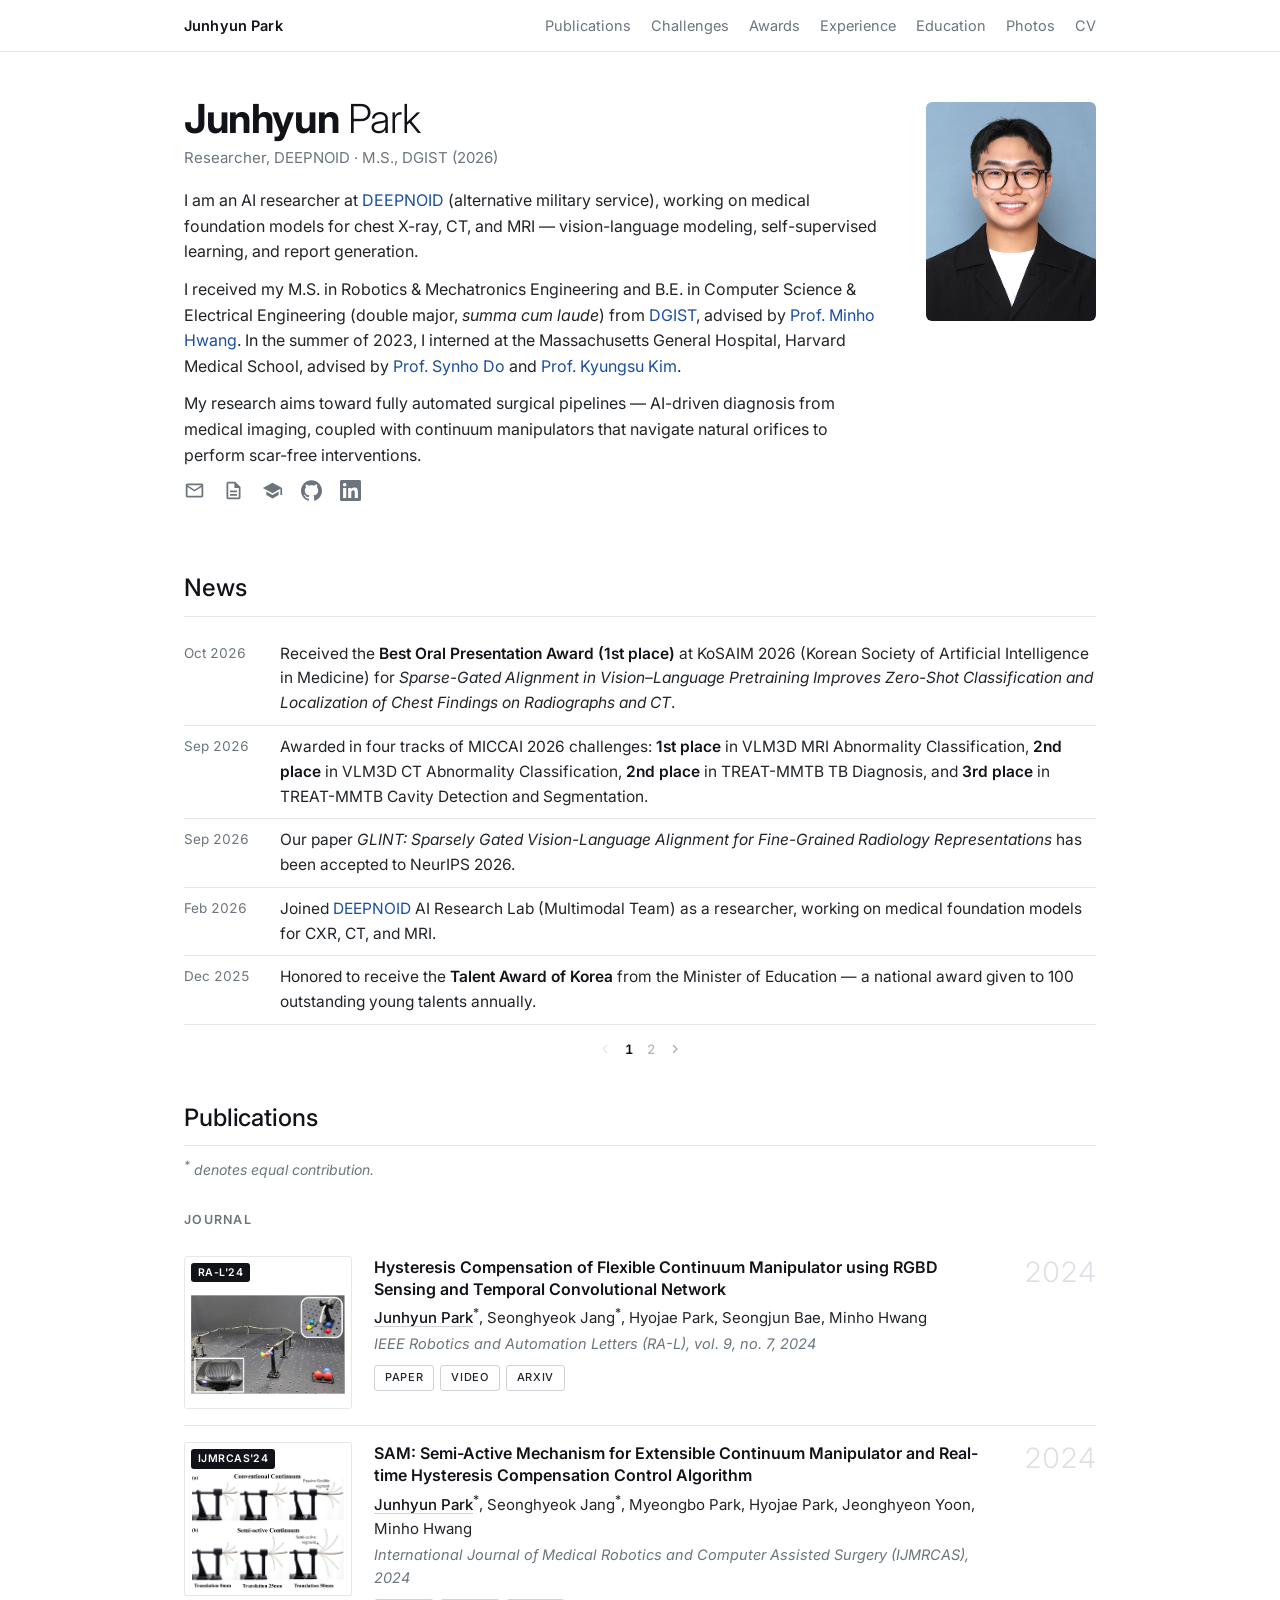
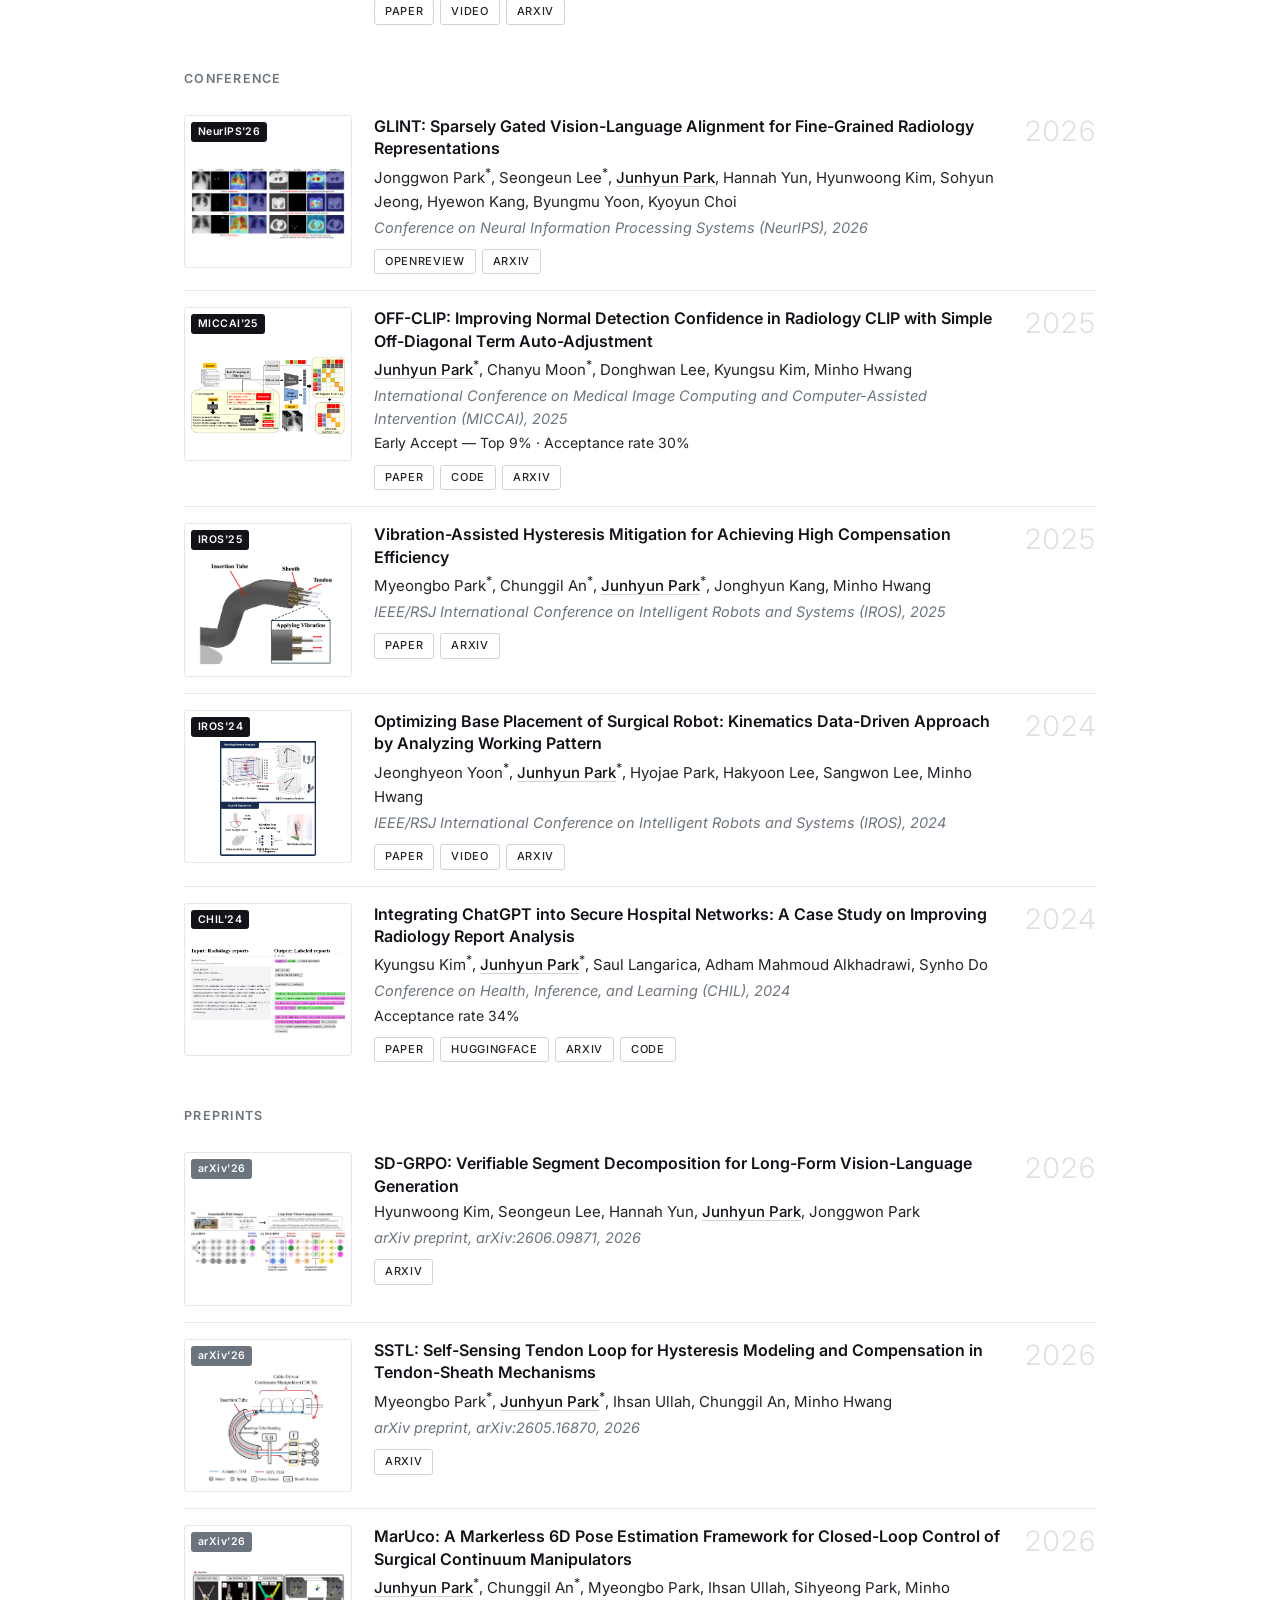
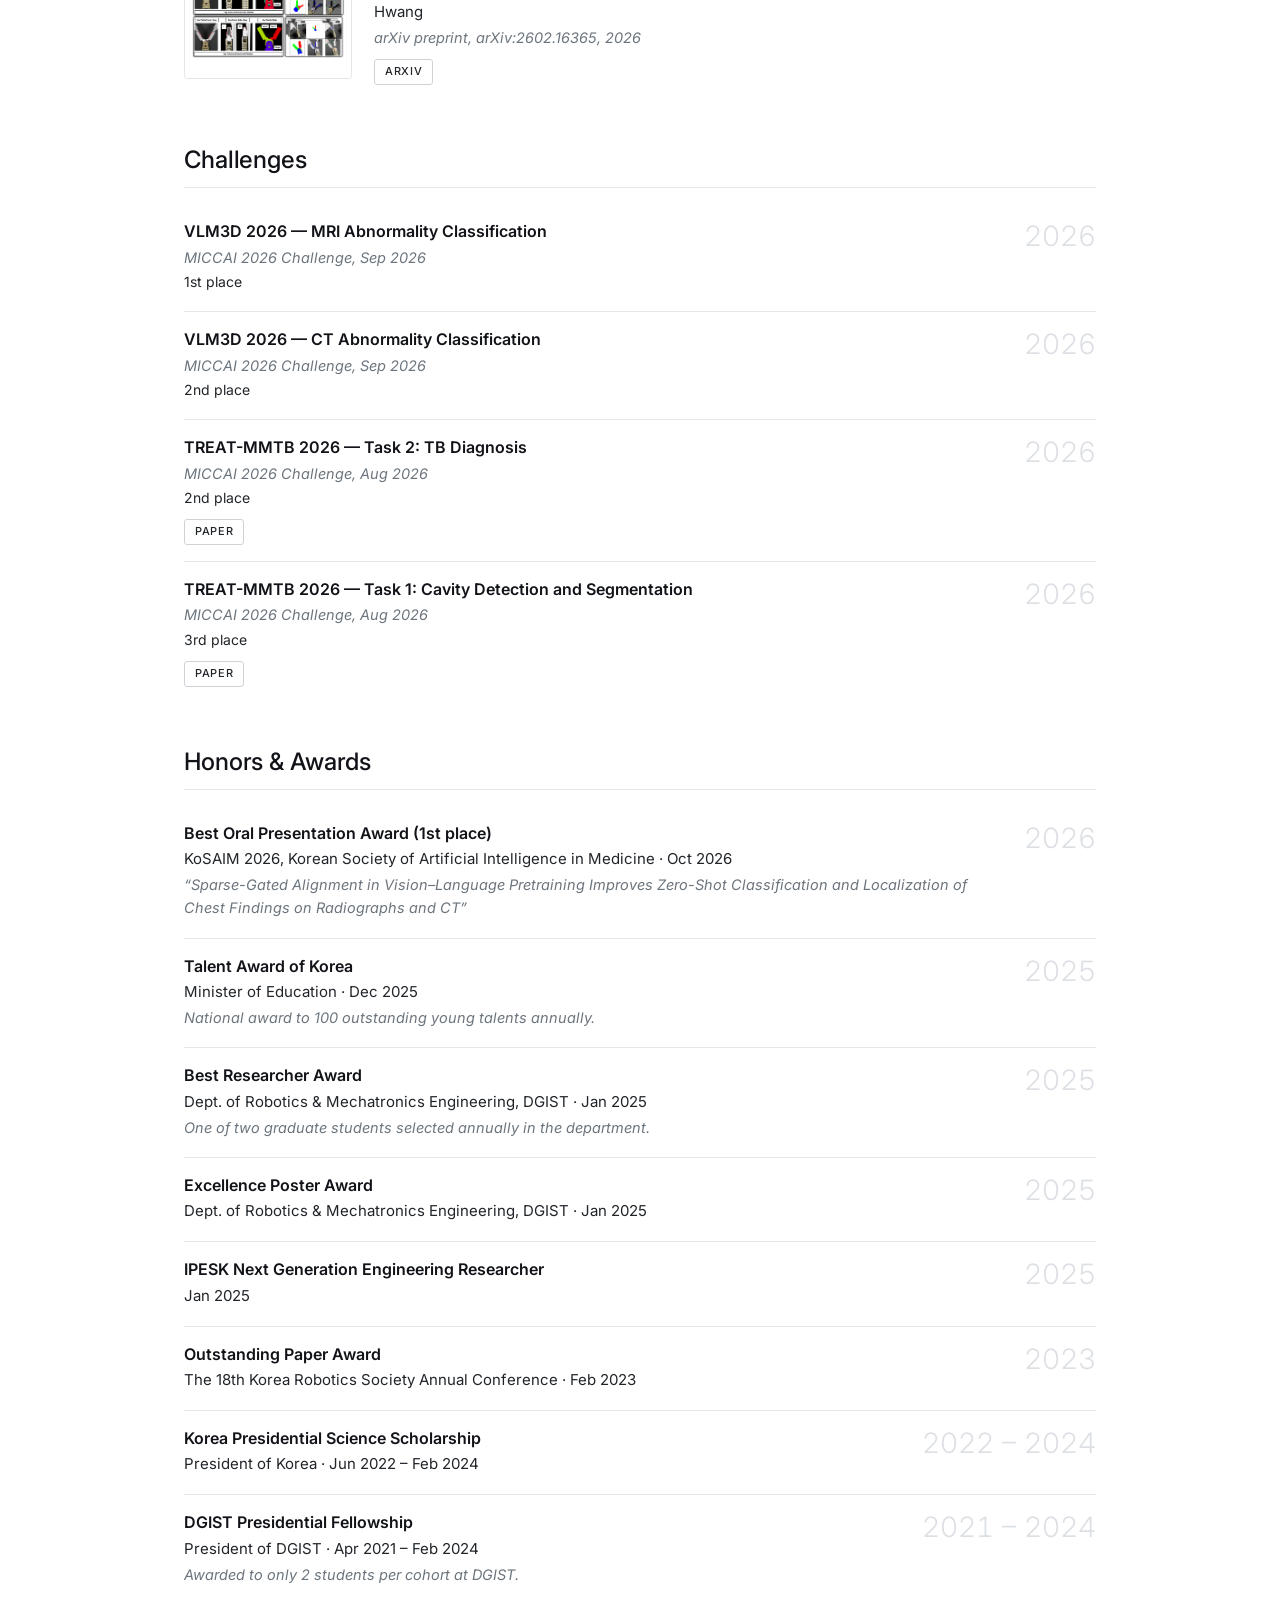
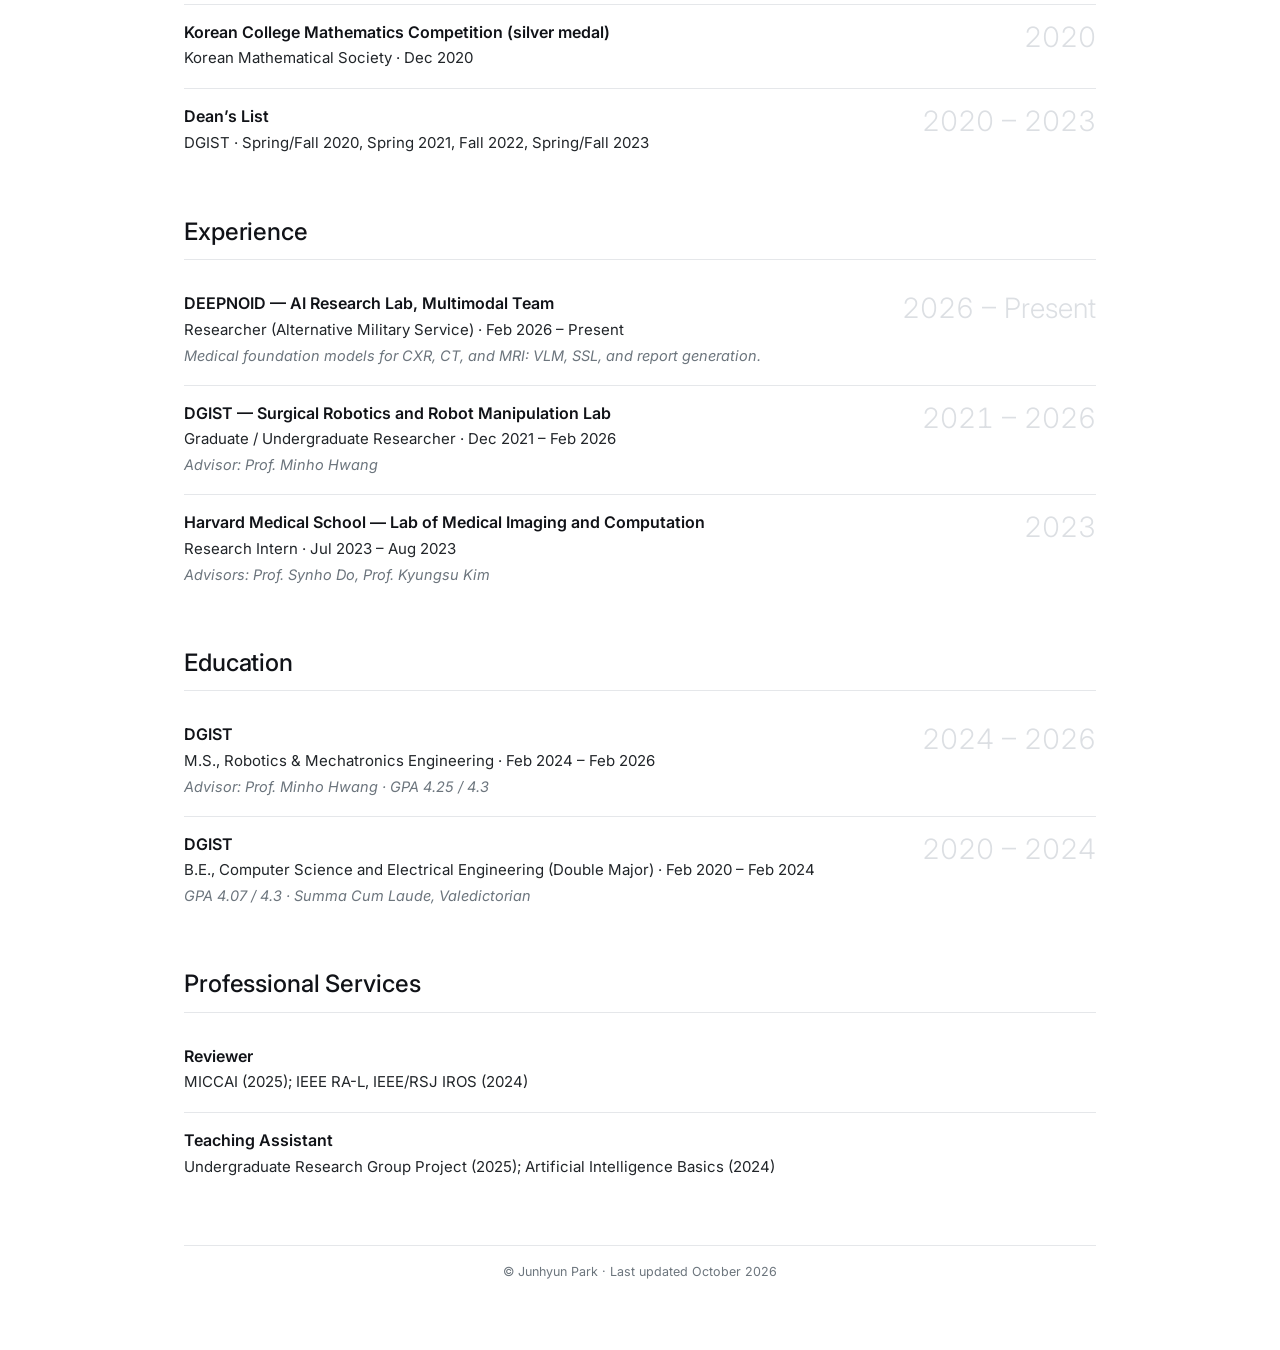
<file: index.html>
<!DOCTYPE HTML>
<html lang="en">
<head>
  <meta charset="UTF-8">
  <title>Junhyun Park</title>
  <meta name="viewport" content="width=device-width, initial-scale=1">
  <meta name="author" content="Junhyun Park">
  <meta name="description" content="Junhyun Park — Researcher at DEEPNOID. Medical AI, vision-language models, surgical robotics.">
  <link rel="preconnect" href="https://fonts.googleapis.com">
  <link rel="preconnect" href="https://fonts.gstatic.com" crossorigin>
  <link href="https://fonts.googleapis.com/css2?family=Inter:wght@300;400;500;600;700&display=swap" rel="stylesheet">
  <link rel="stylesheet" type="text/css" href="stylesheet.css">
</head>
<body>

<!-- ============================ top nav ============================ -->
<nav class="topnav" aria-label="Section navigation">
  <div class="topnav-inner">
    <span class="brand">Junhyun Park</span>
    <a href="#publications">Publications</a>
    <a href="#challenges">Challenges</a>
    <a href="#awards">Awards</a>
    <a href="#experience">Experience</a>
    <a href="#education">Education</a>
    <a href="photos.html">Photos</a>
    <a href="data/Curriculum_Vitae_Junhyun_Park.pdf?v=20261028-9">CV</a>
  </div>
</nav>

<!-- ============================ header band ============================ -->
<header class="hero" id="about">
  <div class="profile">
    <div class="profile-text">
      <h1>Junhyun <span class="ln">Park</span></h1>
      <p class="affil">Researcher, DEEPNOID &middot; M.S., DGIST (2026)</p>
      <p>
        I am an AI researcher at <a href="https://www.deepnoid.com/">DEEPNOID</a> (alternative military service),
        working on medical foundation models for chest X-ray, CT, and MRI — vision-language modeling,
        self-supervised learning, and report generation.
      </p>
      <p>
        I received my M.S. in Robotics &amp; Mechatronics Engineering and B.E. in Computer Science &amp; Electrical Engineering
        (double major, <em>summa cum laude</em>) from <a href="https://www.dgist.ac.kr/">DGIST</a>, advised by
        <a href="https://sites.google.com/view/surglab/home">Prof. Minho Hwang</a>.
        In the summer of 2023, I interned at the Massachusetts General Hospital, Harvard Medical School, advised by
        <a href="https://scholar.google.com/citations?user=-2ATsToAAAAJ&amp;hl=en">Prof. Synho Do</a> and <a href="https://aibl.snu.ac.kr/">Prof. Kyungsu Kim</a>.
      </p>
      <p>
        My research aims toward fully automated surgical pipelines — AI-driven diagnosis from medical imaging,
        coupled with continuum manipulators that navigate natural orifices to perform scar-free interventions.
      </p>
      <p class="links">
        <a href="mailto:junhyunpark0507@gmail.com" class="ico" aria-label="Email" title="Email"><svg viewBox="0 0 24 24" aria-hidden="true"><path d="M22 6c0-1.1-.9-2-2-2H4c-1.1 0-2 .9-2 2v12c0 1.1.9 2 2 2h16c1.1 0 2-.9 2-2V6zm-2 0l-8 5-8-5h16zm0 12H4V8l8 5 8-5v10z"/></svg></a>
        <a href="data/Curriculum_Vitae_Junhyun_Park.pdf?v=20261028-9" class="ico" aria-label="CV" title="CV"><svg viewBox="0 0 24 24" aria-hidden="true"><path d="M14 2H6c-1.1 0-2 .9-2 2v16c0 1.1.9 2 2 2h12c1.1 0 2-.9 2-2V8l-6-6zm4 18H6V4h7v5h5v11zM8 12h8v2H8v-2zm0 4h8v2H8v-2z"/></svg></a>
        <a href="https://scholar.google.com/citations?user=88r1o00AAAAJ" class="ico" aria-label="Google Scholar" title="Google Scholar"><svg viewBox="0 0 24 24" aria-hidden="true"><path d="M12 3L1 9l11 6 9-4.91V17h2V9L12 3zM5 13.18v4L12 21l7-3.82v-4L12 17l-7-3.82z"/></svg></a>
        <a href="https://github.com/Junhyun-Park01/" class="ico" aria-label="GitHub" title="GitHub"><svg viewBox="0 0 24 24" aria-hidden="true"><path d="M12 .297c-6.63 0-12 5.373-12 12 0 5.303 3.438 9.8 8.205 11.385.6.113.82-.258.82-.577 0-.285-.01-1.04-.015-2.04-3.338.724-4.042-1.61-4.042-1.61C4.422 18.07 3.633 17.7 3.633 17.7c-1.087-.744.084-.729.084-.729 1.205.084 1.838 1.236 1.838 1.236 1.07 1.835 2.809 1.305 3.495.998.108-.776.417-1.305.76-1.605-2.665-.3-5.466-1.332-5.466-5.93 0-1.31.465-2.38 1.235-3.22-.135-.303-.54-1.523.105-3.176 0 0 1.005-.322 3.3 1.23.96-.267 1.98-.399 3-.405 1.02.006 2.04.138 3 .405 2.28-1.552 3.285-1.23 3.285-1.23.645 1.653.24 2.873.12 3.176.765.84 1.23 1.91 1.23 3.22 0 4.61-2.805 5.625-5.475 5.92.42.36.81 1.096.81 2.22 0 1.606-.015 2.896-.015 3.286 0 .315.21.69.825.57C20.565 22.092 24 17.592 24 12.297c0-6.627-5.373-12-12-12"/></svg></a>
        <a href="https://www.linkedin.com/in/junhyun-park-199a4a21b/" class="ico" aria-label="LinkedIn" title="LinkedIn"><svg viewBox="0 0 24 24" aria-hidden="true"><path d="M20.447 20.452h-3.554v-5.569c0-1.328-.027-3.037-1.852-3.037-1.853 0-2.136 1.445-2.136 2.939v5.667H9.351V9h3.414v1.561h.046c.477-.9 1.637-1.85 3.37-1.85 3.601 0 4.267 2.37 4.267 5.455v6.286zM5.337 7.433a2.062 2.062 0 1 1 0-4.125 2.062 2.062 0 0 1 0 4.125zm1.782 13.019H3.555V9h3.564v11.452zM22.225 0H1.771C.792 0 0 .774 0 1.729v20.542C0 23.227.792 24 1.771 24h20.451C23.2 24 24 23.227 24 22.271V1.729C24 .774 23.2 0 22.222 0h.003z"/></svg></a>
      </p>
    </div>
    <div class="profile-photo">
      <img src="publication_images/Junhyun_Park_2026.jpg" alt="Junhyun Park profile photo">
    </div>
  </div>
</header>

<div class="container">
  <!-- ============================ header ============================ -->

  <!-- ============================ news ============================ -->
  <section id="news">
    <h2>News</h2>
    <ul class="news">
      <li><span class="date">Oct 2026</span> Received the <strong>Best Oral Presentation Award (1st place)</strong> at KoSAIM 2026 (Korean Society of Artificial Intelligence in Medicine) for <em>Sparse-Gated Alignment in Vision–Language Pretraining Improves Zero-Shot Classification and Localization of Chest Findings on Radiographs and CT</em>.</li>
      <li><span class="date">Sep 2026</span> Awarded in four tracks of MICCAI 2026 challenges: <strong>1st place</strong> in VLM3D MRI Abnormality Classification, <strong>2nd place</strong> in VLM3D CT Abnormality Classification, <strong>2nd place</strong> in TREAT-MMTB TB Diagnosis, and <strong>3rd place</strong> in TREAT-MMTB Cavity Detection and Segmentation.</li>
      <li><span class="date">Sep 2026</span> Our paper <em>GLINT: Sparsely Gated Vision-Language Alignment for Fine-Grained Radiology Representations</em> has been accepted to NeurIPS 2026.</li>
      <li><span class="date">Feb 2026</span> Joined <a href="https://www.deepnoid.com/">DEEPNOID</a> AI Research Lab (Multimodal Team) as a researcher, working on medical foundation models for CXR, CT, and MRI.</li>
      <li><span class="date">Dec 2025</span> Honored to receive the <strong>Talent Award of Korea</strong> from the Minister of Education — a national award given to 100 outstanding young talents annually.</li>
      <li><span class="date">Jun 2025</span> Our paper <em>OFF-CLIP: Improving Normal Detection Confidence in Radiology CLIP with Simple Off-Diagonal Term Auto-Adjustment</em> has been early-accepted to MICCAI (top 9%). Our paper <em>Vibration-Assisted Hysteresis Mitigation for Achieving High Compensation Efficiency</em> has also been accepted to IEEE/RSJ IROS.</li>
      <li><span class="date">Mar 2025</span> Attending IEEE ICRA 2025 to present <em>Hysteresis Compensation of Flexible Continuum Manipulator Using RGBD Sensing and Temporal Convolutional Network.</em> Happy to grab coffee and chat.</li>
      <li><span class="date">Jan 2025</span> Received the <strong>Best Researcher Award</strong> (top 1%) from the Department of Robotics &amp; Mechatronics Engineering, DGIST.</li>
      <li><span class="date">May 2024</span> Our paper <em>Hysteresis Compensation of Flexible Continuum Manipulator using RGBD Sensing and Temporal Convolutional Network</em> has been accepted to IEEE RA-L.</li>
      <li><span class="date">Apr 2024</span> Our paper <em>Integrating ChatGPT into Secure Hospital Networks: A Case Study on Improving Radiology Report Analysis</em> has been accepted to CHIL 2024.</li>
    </ul>
    <nav class="news-pager" aria-label="News pages" hidden></nav>
  </section>

  <!-- ============================ publications ============================ -->
  <section id="publications">
    <h2>Publications</h2>
    <p style="font-size: 14px; color: var(--muted); font-style: italic; margin: -6px 0 10px;">
      <sup>*</sup> denotes equal contribution.
    </p>

    <h3>Journal</h3>
    <div class="pubs">

      <article class="pub">
        <div class="thumb-wrap"><span class="pub-badge">RA-L'24</span><img class="thumb" src="publication_images/tcn_2024.jpg" alt="RA-L 2024"></div>
        <div>
          <span class="title">Hysteresis Compensation of Flexible Continuum Manipulator using RGBD Sensing and Temporal Convolutional Network</span>
          <div class="authors"><span class="me">Junhyun Park</span><sup>*</sup>, Seonghyeok Jang<sup>*</sup>, Hyojae Park, Seongjun Bae, Minho Hwang</div>
          <div class="venue">IEEE Robotics and Automation Letters (RA-L), vol. 9, no. 7, 2024</div>
          <div class="pub-links">
            <a href="https://ieeexplore.ieee.org/document/10522825">Paper</a>
            <a href="https://www.youtube.com/watch?v=CuNvsvPsULA&t=134s">Video</a>
            <a href="https://arxiv.org/pdf/2402.11319">arXiv</a>
          </div>
        </div>
      <div class="pub-year">2024</div>
      </article>

      <article class="pub">
        <div class="thumb-wrap"><span class="pub-badge">IJMRCAS'24</span><img class="thumb" src="publication_images/sam_2024.jpg" alt="IJMRCAS 2024"></div>
        <div>
          <span class="title">SAM: Semi-Active Mechanism for Extensible Continuum Manipulator and Real-time Hysteresis Compensation Control Algorithm</span>
          <div class="authors"><span class="me">Junhyun Park</span><sup>*</sup>, Seonghyeok Jang<sup>*</sup>, Myeongbo Park, Hyojae Park, Jeonghyeon Yoon, Minho Hwang</div>
          <div class="venue">International Journal of Medical Robotics and Computer Assisted Surgery (IJMRCAS), 2024</div>
          <div class="pub-links">
            <a href="https://onlinelibrary.wiley.com/doi/full/10.1002/rcs.70014">Paper</a>
            <a href="https://www.youtube.com/watch?v=oyMV0CMjlqQ">Video</a>
            <a href="https://arxiv.org/pdf/2406.18388">arXiv</a>
          </div>
        </div>
      <div class="pub-year">2024</div>
      </article>

    </div>

    <h3>Conference</h3>
    <div class="pubs">

      <article class="pub">
        <div class="thumb-wrap"><span class="pub-badge">NeurIPS'26</span><img class="thumb" src="publication_images/glint_2026.png" alt="GLINT NeurIPS 2026"></div>
        <div>
          <span class="title">GLINT: Sparsely Gated Vision-Language Alignment for Fine-Grained Radiology Representations</span>
          <div class="authors">Jonggwon Park<sup>*</sup>, Seongeun Lee<sup>*</sup>, <span class="me">Junhyun Park</span>, Hannah Yun, Hyunwoong Kim, Sohyun Jeong, Hyewon Kang, Byungmu Yoon, Kyoyun Choi</div>
          <div class="venue">Conference on Neural Information Processing Systems (NeurIPS), 2026</div>
          <div class="pub-links">
            <a href="https://openreview.net/forum?id=GLHgQkefOp">OpenReview</a>
            <a href="https://arxiv.org/pdf/2606.03180">arXiv</a>
          </div>
        </div>
      <div class="pub-year">2026</div>
      </article>

      <article class="pub">
        <div class="thumb-wrap"><span class="pub-badge">MICCAI'25</span><img class="thumb" src="publication_images/offclip_2025.png" alt="OFF-CLIP MICCAI 2025"></div>
        <div>
          <span class="title">OFF-CLIP: Improving Normal Detection Confidence in Radiology CLIP with Simple Off-Diagonal Term Auto-Adjustment</span>
          <div class="authors"><span class="me">Junhyun Park</span><sup>*</sup>, Chanyu Moon<sup>*</sup>, Donghwan Lee, Kyungsu Kim, Minho Hwang</div>
          <div class="venue">International Conference on Medical Image Computing and Computer-Assisted Intervention (MICCAI), 2025</div>
          <div class="highlight">Early Accept — Top 9% &middot; Acceptance rate 30%</div>
          <div class="pub-links">
            <a href="https://papers.miccai.org/miccai-2025/paper/3740_paper.pdf">Paper</a>
            <a href="https://github.com/Junhyun-Park01/OFF-CLIP">Code</a>
            <a href="https://arxiv.org/pdf/2503.01794">arXiv</a>
          </div>
        </div>
      <div class="pub-year">2025</div>
      </article>

      <article class="pub">
        <div class="thumb-wrap"><span class="pub-badge">IROS'25</span><img class="thumb" src="publication_images/vibration_2025.png" alt="IROS 2025"></div>
        <div>
          <span class="title">Vibration-Assisted Hysteresis Mitigation for Achieving High Compensation Efficiency</span>
          <div class="authors">Myeongbo Park<sup>*</sup>, Chunggil An<sup>*</sup>, <span class="me">Junhyun Park</span><sup>*</sup>, Jonghyun Kang, Minho Hwang</div>
          <div class="venue">IEEE/RSJ International Conference on Intelligent Robots and Systems (IROS), 2025</div>
          <div class="pub-links">
            <a href="https://ieeexplore.ieee.org/document/11246256">Paper</a>
            <a href="https://arxiv.org/pdf/2503.02720">arXiv</a>
          </div>
        </div>
      <div class="pub-year">2025</div>
      </article>

      <article class="pub">
        <div class="thumb-wrap"><span class="pub-badge">IROS'24</span><img class="thumb" src="publication_images/optimizing_2024.png" alt="IROS 2024"></div>
        <div>
          <span class="title">Optimizing Base Placement of Surgical Robot: Kinematics Data-Driven Approach by Analyzing Working Pattern</span>
          <div class="authors">Jeonghyeon Yoon<sup>*</sup>, <span class="me">Junhyun Park</span><sup>*</sup>, Hyojae Park, Hakyoon Lee, Sangwon Lee, Minho Hwang</div>
          <div class="venue">IEEE/RSJ International Conference on Intelligent Robots and Systems (IROS), 2024</div>
          <div class="pub-links">
            <a href="https://ieeexplore.ieee.org/abstract/document/10802398/">Paper</a>
            <a href="https://www.youtube.com/watch?v=8Jq9V29cfWU">Video</a>
            <a href="https://arxiv.org/pdf/2402.16101">arXiv</a>
          </div>
        </div>
      <div class="pub-year">2024</div>
      </article>

      <article class="pub">
        <div class="thumb-wrap"><span class="pub-badge">CHIL'24</span><img class="thumb" src="publication_images/skd_2024.png" alt="CHIL 2024"></div>
        <div>
          <span class="title">Integrating ChatGPT into Secure Hospital Networks: A Case Study on Improving Radiology Report Analysis</span>
          <div class="authors">Kyungsu Kim<sup>*</sup>, <span class="me">Junhyun Park</span><sup>*</sup>, Saul Langarica, Adham Mahmoud Alkhadrawi, Synho Do</div>
          <div class="venue">Conference on Health, Inference, and Learning (CHIL), 2024</div>
          <div class="highlight">Acceptance rate 34%</div>
          <div class="pub-links">
            <a href="https://proceedings.mlr.press/v248/kim24a.html">Paper</a>
            <a href="https://huggingface.co/spaces/junhyun01/Onpremise_LLM_Normal_Detection">HuggingFace</a>
            <a href="https://arxiv.org/pdf/2402.09358">arXiv</a>
            <a href="https://github.com/emr-distillation/emr_distillation">Code</a>
          </div>
        </div>
      <div class="pub-year">2024</div>
      </article>

    </div>

    <h3>Preprints</h3>
    <div class="pubs">

      <article class="pub">
        <div class="thumb-wrap"><span class="pub-badge preprint">arXiv'26</span><img class="thumb" src="publication_images/sdgrpo_2026.png" alt="SD-GRPO 2026"></div>
        <div>
          <span class="title">SD-GRPO: Verifiable Segment Decomposition for Long-Form Vision-Language Generation</span>
          <div class="authors">Hyunwoong Kim, Seongeun Lee, Hannah Yun, <span class="me">Junhyun Park</span>, Jonggwon Park</div>
          <div class="venue">arXiv preprint, arXiv:2606.09871, 2026</div>
          <div class="pub-links">
            <a href="https://arxiv.org/abs/2606.09871">arXiv</a>
          </div>
        </div>
      <div class="pub-year">2026</div>
      </article>

      <article class="pub">
        <div class="thumb-wrap"><span class="pub-badge preprint">arXiv'26</span><img class="thumb" src="publication_images/sstl_2026.png" alt="SSTL 2026"></div>
        <div>
          <span class="title">SSTL: Self-Sensing Tendon Loop for Hysteresis Modeling and Compensation in Tendon-Sheath Mechanisms</span>
          <div class="authors">Myeongbo Park<sup>*</sup>, <span class="me">Junhyun Park</span><sup>*</sup>, Ihsan Ullah, Chunggil An, Minho Hwang</div>
          <div class="venue">arXiv preprint, arXiv:2605.16870, 2026</div>
          <div class="pub-links">
            <a href="https://arxiv.org/pdf/2605.16870">arXiv</a>
          </div>
        </div>
      <div class="pub-year">2026</div>
      </article>

      <article class="pub">
        <div class="thumb-wrap"><span class="pub-badge preprint">arXiv'26</span><img class="thumb" src="publication_images/markerless_2026.png" alt="Markerless 6D Pose 2026"></div>
        <div>
          <span class="title">MarUco: A Markerless 6D Pose Estimation Framework for Closed-Loop Control of Surgical Continuum Manipulators</span>
          <div class="authors"><span class="me">Junhyun Park</span><sup>*</sup>, Chunggil An<sup>*</sup>, Myeongbo Park, Ihsan Ullah, Sihyeong Park, Minho Hwang</div>
          <div class="venue">arXiv preprint, arXiv:2602.16365, 2026</div>
          <div class="pub-links">
            <a href="https://arxiv.org/pdf/2602.16365">arXiv</a>
          </div>
        </div>
      <div class="pub-year">2026</div>
      </article>

    </div>
  </section>

  <!-- ============================ challenges ============================ -->
  <section id="challenges">
    <h2>Challenges</h2>
    <div class="pubs">

      <article class="pub text-only">
        <div>
          <span class="title">VLM3D 2026 &mdash; MRI Abnormality Classification</span>
          <div class="venue">MICCAI 2026 Challenge, Sep 2026</div>
          <div class="highlight">1st place</div>
        </div>
        <div class="pub-year">2026</div>
      </article>

      <article class="pub text-only">
        <div>
          <span class="title">VLM3D 2026 &mdash; CT Abnormality Classification</span>
          <div class="venue">MICCAI 2026 Challenge, Sep 2026</div>
          <div class="highlight">2nd place</div>
        </div>
        <div class="pub-year">2026</div>
      </article>

      <article class="pub text-only">
        <div>
          <span class="title">TREAT-MMTB 2026 &mdash; Task 2: TB Diagnosis</span>
          <div class="venue">MICCAI 2026 Challenge, Aug 2026</div>
          <div class="highlight">2nd place</div>
          <div class="pub-links">
            <a href="https://openreview.net/forum?id=CZZCTepmMj">Paper</a>
          </div>
        </div>
        <div class="pub-year">2026</div>
      </article>

      <article class="pub text-only">
        <div>
          <span class="title">TREAT-MMTB 2026 &mdash; Task 1: Cavity Detection and Segmentation</span>
          <div class="venue">MICCAI 2026 Challenge, Aug 2026</div>
          <div class="highlight">3rd place</div>
          <div class="pub-links">
            <a href="https://openreview.net/forum?id=VMeKa1iJwV">Paper</a>
          </div>
        </div>
        <div class="pub-year">2026</div>
      </article>

    </div>

  </section>

  <!-- ============================ awards ============================ -->
  <section id="awards">
    <h2>Honors &amp; Awards</h2>
    <div class="pubs">

      <article class="pub text-only">
        <div>
          <span class="title">Best Oral Presentation Award (1st place)</span>
          <div class="line">KoSAIM 2026, Korean Society of Artificial Intelligence in Medicine &middot; Oct 2026</div>
          <div class="venue">&ldquo;Sparse-Gated Alignment in Vision&ndash;Language Pretraining Improves Zero-Shot Classification and Localization of Chest Findings on Radiographs and CT&rdquo;</div>
        </div>
        <div class="pub-year">2026</div>
      </article>

      <article class="pub text-only">
        <div>
          <span class="title">Talent Award of Korea</span>
          <div class="line">Minister of Education &middot; Dec 2025</div>
          <div class="venue">National award to 100 outstanding young talents annually.</div>
        </div>
        <div class="pub-year">2025</div>
      </article>

      <article class="pub text-only">
        <div>
          <span class="title">Best Researcher Award</span>
          <div class="line">Dept. of Robotics &amp; Mechatronics Engineering, DGIST &middot; Jan 2025</div>
          <div class="venue">One of two graduate students selected annually in the department.</div>
        </div>
        <div class="pub-year">2025</div>
      </article>

      <article class="pub text-only">
        <div>
          <span class="title">Excellence Poster Award</span>
          <div class="line">Dept. of Robotics &amp; Mechatronics Engineering, DGIST &middot; Jan 2025</div>
        </div>
        <div class="pub-year">2025</div>
      </article>

      <article class="pub text-only">
        <div>
          <span class="title">IPESK Next Generation Engineering Researcher</span>
          <div class="line">Jan 2025</div>
        </div>
        <div class="pub-year">2025</div>
      </article>

      <article class="pub text-only">
        <div>
          <span class="title">Outstanding Paper Award</span>
          <div class="line">The 18th Korea Robotics Society Annual Conference &middot; Feb 2023</div>
        </div>
        <div class="pub-year">2023</div>
      </article>

      <article class="pub text-only">
        <div>
          <span class="title">Korea Presidential Science Scholarship</span>
          <div class="line">President of Korea &middot; Jun 2022 &ndash; Feb 2024</div>
        </div>
        <div class="pub-year range">2022 &ndash; 2024</div>
      </article>

      <article class="pub text-only">
        <div>
          <span class="title">DGIST Presidential Fellowship</span>
          <div class="line">President of DGIST &middot; Apr 2021 &ndash; Feb 2024</div>
          <div class="venue">Awarded to only 2 students per cohort at DGIST.</div>
        </div>
        <div class="pub-year range">2021 &ndash; 2024</div>
      </article>

      <article class="pub text-only">
        <div>
          <span class="title">Korean College Mathematics Competition (silver medal)</span>
          <div class="line">Korean Mathematical Society &middot; Dec 2020</div>
        </div>
        <div class="pub-year">2020</div>
      </article>

      <article class="pub text-only">
        <div>
          <span class="title">Dean&rsquo;s List</span>
          <div class="line">DGIST &middot; Spring/Fall 2020, Spring 2021, Fall 2022, Spring/Fall 2023</div>
        </div>
        <div class="pub-year range">2020 &ndash; 2023</div>
      </article>

    </div>
  </section>

  <!-- ============================ experience ============================ -->
  <section id="experience">
    <h2>Experience</h2>
    <div class="pubs">

      <article class="pub text-only">
        <div>
          <span class="title">DEEPNOID &mdash; AI Research Lab, Multimodal Team</span>
          <div class="line">Researcher (Alternative Military Service) &middot; Feb 2026 &ndash; Present</div>
          <div class="venue">Medical foundation models for CXR, CT, and MRI: VLM, SSL, and report generation.</div>
        </div>
        <div class="pub-year range">2026 &ndash; Present</div>
      </article>

      <article class="pub text-only">
        <div>
          <span class="title">DGIST &mdash; Surgical Robotics and Robot Manipulation Lab</span>
          <div class="line">Graduate / Undergraduate Researcher &middot; Dec 2021 &ndash; Feb 2026</div>
          <div class="venue">Advisor: Prof. Minho Hwang</div>
        </div>
        <div class="pub-year range">2021 &ndash; 2026</div>
      </article>

      <article class="pub text-only">
        <div>
          <span class="title">Harvard Medical School &mdash; Lab of Medical Imaging and Computation</span>
          <div class="line">Research Intern &middot; Jul 2023 &ndash; Aug 2023</div>
          <div class="venue">Advisors: Prof. Synho Do, Prof. Kyungsu Kim</div>
        </div>
        <div class="pub-year">2023</div>
      </article>

    </div>
  </section>

  <!-- ============================ education ============================ -->
  <section id="education">
    <h2>Education</h2>
    <div class="pubs">

      <article class="pub text-only">
        <div>
          <span class="title">DGIST</span>
          <div class="line">M.S., Robotics &amp; Mechatronics Engineering &middot; Feb 2024 &ndash; Feb 2026</div>
          <div class="venue">Advisor: Prof. Minho Hwang &middot; GPA 4.25 / 4.3</div>
        </div>
        <div class="pub-year range">2024 &ndash; 2026</div>
      </article>

      <article class="pub text-only">
        <div>
          <span class="title">DGIST</span>
          <div class="line">B.E., Computer Science and Electrical Engineering (Double Major) &middot; Feb 2020 &ndash; Feb 2024</div>
          <div class="venue">GPA 4.07 / 4.3 &middot; <em>Summa Cum Laude</em>, Valedictorian</div>
        </div>
        <div class="pub-year range">2020 &ndash; 2024</div>
      </article>

    </div>
  </section>

  <!-- ============================ services ============================ -->
  <section id="services">
    <h2>Professional Services</h2>
    <div class="pubs">

      <article class="pub text-only">
        <div>
          <span class="title">Reviewer</span>
          <div class="line">MICCAI (2025); IEEE RA-L, IEEE/RSJ IROS (2024)</div>
        </div>
      </article>

      <article class="pub text-only">
        <div>
          <span class="title">Teaching Assistant</span>
          <div class="line">Undergraduate Research Group Project (2025); Artificial Intelligence Basics (2024)</div>
        </div>
      </article>

    </div>
  </section>

  <!-- Visitor tracking (MapMyVisitors). Display is intentionally disabled; the
       widget script is still loaded below so visits keep being recorded and can
       be reviewed on the MapMyVisitors dashboard. -->
  <div id="visitor-map" hidden aria-hidden="true"></div>

  <p class="foot">© Junhyun Park &middot; Last updated October 2026</p>

</div>

<script>
  (function () {
    document.addEventListener('contextmenu', function (e) {
      if (e.target && e.target.tagName === 'IMG') e.preventDefault();
    });
    document.addEventListener('dragstart', function (e) {
      if (e.target && e.target.tagName === 'IMG') e.preventDefault();
    });
  })();

  // Visitor tracking only: load the MapMyVisitors widget after the page has fully
  // rendered so a slow or unreachable service never blocks rendering. The host
  // element stays hidden, so nothing is displayed; the request still records the visit.
  (function () {
    const MAP_KEY = 'rtcW30H8cOm7EMYsgHpyHafIV6kPma_w8ZPEKe-XCek';  // `d=` value from the MapMyVisitors embed code
    const map = document.getElementById('visitor-map');
    if (!MAP_KEY || !map) return;
    window.addEventListener('load', function () {
      const s = document.createElement('script');
      s.id = 'mapmyvisitors';
      s.async = true;
      s.src = 'https://mapmyvisitors.com/map.js?cl=d5d8de&w=560&t=tt&d=' + MAP_KEY +
        '&co=ffffff&cmo=787c8c&cmn=c0651a&ct=222634';
      map.appendChild(s);
    });
  })();

  (function () {
    const PER_PAGE = 5;
    const list = document.querySelector('ul.news');
    const pager = document.querySelector('.news-pager');
    if (!list || !pager) return;
    const items = Array.from(list.children);
    const pages = Math.ceil(items.length / PER_PAGE);
    if (pages < 2) return;

    function makeButton(label, ariaLabel) {
      const b = document.createElement('button');
      b.type = 'button';
      b.textContent = label;
      if (ariaLabel) b.setAttribute('aria-label', ariaLabel);
      pager.appendChild(b);
      return b;
    }

    function makeArrow(points, ariaLabel) {
      const b = makeButton('', ariaLabel);
      b.className = 'pager-arrow';
      b.innerHTML = '<svg viewBox="0 0 12 12" aria-hidden="true"><polyline points="' + points +
        '" fill="none" stroke="currentColor" stroke-width="1.5" stroke-linecap="round" stroke-linejoin="round"/></svg>';
      return b;
    }

    const prev = makeArrow('7.5,2.5 4,6 7.5,9.5', 'Previous page');
    const numbers = [];
    for (let i = 0; i < pages; i++) {
      const b = makeButton(String(i + 1), 'Page ' + (i + 1));
      b.addEventListener('click', function () { show(i); });
      numbers.push(b);
    }
    const next = makeArrow('4.5,2.5 8,6 4.5,9.5', 'Next page');

    let current = 0;
    function show(page) {
      current = page;
      items.forEach(function (li, i) {
        li.hidden = Math.floor(i / PER_PAGE) !== page;
      });
      numbers.forEach(function (b, i) {
        if (i === page) b.setAttribute('aria-current', 'page');
        else b.removeAttribute('aria-current');
      });
      prev.disabled = page === 0;
      next.disabled = page === pages - 1;
    }
    prev.addEventListener('click', function () { show(current - 1); });
    next.addEventListener('click', function () { show(current + 1); });

    pager.hidden = false;
    show(0);
  })();

</script>
</body>
</html>
</file>
<file: stylesheet.css>
/* =====================================================================
   Junhyun Park — homepage stylesheet
   Minimal academic style (al-folio-like): white background, single
   column, one typeface (Inter), thin rules instead of cards, no color
   chips. Text carries the hierarchy; decoration is kept to a minimum.
   ===================================================================== */

:root {
  --text: #212529;
  --text-strong: #111318;
  --muted: #6c757d;
  --faint: #adb5bd;
  --rule: #e5e7ea;
  --rule-strong: #cfd3d8;
  --bg: #ffffff;
  --link: #1a4fa0;
  --link-hover: #c0651a;
  --year: #dcdfe3;
  --maxw: 960px;
  --font: 'Inter', -apple-system, BlinkMacSystemFont, 'Segoe UI', Roboto, Helvetica, Arial, sans-serif;
}

* { box-sizing: border-box; }

[hidden] { display: none !important; }

/* deter casual image copying (drag / select / long-press save) */
img {
  -webkit-user-drag: none;
  user-select: none;
  -webkit-user-select: none;
  -webkit-touch-callout: none;
}

html { scroll-behavior: smooth; scroll-padding-top: 64px; }

/* keep anchored sections clear of the sticky top nav */
section[id], header[id] { scroll-margin-top: 64px; }

body {
  margin: 0;
  padding: 0;
  font-family: var(--font);
  font-size: 16px;
  line-height: 1.6;
  color: var(--text);
  background: var(--bg);
  -webkit-font-smoothing: antialiased;
  -moz-osx-font-smoothing: grayscale;
}

.container {
  max-width: var(--maxw);
  margin: 0 auto;
  padding: 8px 24px 56px;
}

/* ---------- top nav ---------- */
.topnav {
  position: sticky;
  top: 0;
  z-index: 50;
  background: rgba(255,255,255,0.92);
  backdrop-filter: saturate(140%) blur(6px);
  border-bottom: 1px solid var(--rule);
}
.topnav-inner {
  max-width: var(--maxw);
  margin: 0 auto;
  padding: 14px 24px;
  display: flex;
  flex-wrap: wrap;
  align-items: center;
  gap: 4px 20px;
  font-size: 14.5px;
}
.topnav .brand {
  font-weight: 600;
  color: var(--text-strong);
  margin-right: auto;
  letter-spacing: 0.01em;
}
.topnav a {
  color: var(--muted);
  text-decoration: none;
  font-weight: 400;
}
.topnav a:hover { color: var(--text-strong); }
.topnav a[aria-current="page"] { color: var(--text-strong); }

/* ---------- header / profile ---------- */
.hero {
  padding: 44px 0 8px;
}
.profile {
  display: grid;
  grid-template-columns: 1fr 170px;
  gap: 40px;
  align-items: start;
  max-width: var(--maxw);
  margin: 0 auto;
  padding: 0 24px;
}
.profile-text h1 {
  margin: 0 0 4px;
  font-size: 40px;
  font-weight: 700;
  letter-spacing: -0.01em;
  line-height: 1.15;
  color: var(--text-strong);
}
.profile-text h1 .ln { font-weight: 300; }
.profile-text .affil {
  margin: 0 0 18px;
  color: var(--muted);
  font-size: 15px;
}
.profile-text p {
  margin: 0 0 12px;
  font-size: 16px;
}
.profile-photo { padding-top: 6px; }
.profile img {
  width: 100%;
  max-width: 170px;
  border-radius: 6px;
  display: block;
  /* subtle retouch: brighter, crisper, warmer */
  filter: brightness(1.13) contrast(1.03) saturate(1.06);
}

/* ---------- contact links ---------- */
.links {
  margin-top: 14px;
  display: flex;
  align-items: center;
  gap: 18px;
}
.links .ico {
  display: inline-flex;
  color: var(--muted);
  transition: color 0.15s;
}
.links .ico svg {
  width: 21px;
  height: 21px;
  fill: currentColor;
  display: block;
}
.links .ico:hover { color: var(--text-strong); }

/* ---------- generic links ---------- */
a { color: var(--link); text-decoration: none; }
a:hover { color: var(--link-hover); }

/* ---------- sections (flat, separated by thin rules) ---------- */
section {
  margin-top: 40px;
}
section > h2 {
  margin: 0 0 16px;
  padding-bottom: 8px;
  font-size: 24px;
  font-weight: 500;
  letter-spacing: -0.005em;
  color: var(--text-strong);
  border-bottom: 1px solid var(--rule);
}
section > h3 {
  margin: 28px 0 10px;
  font-size: 12.5px;
  font-weight: 600;
  text-transform: uppercase;
  letter-spacing: 0.1em;
  color: var(--muted);
}

/* ---------- lists ---------- */
ul.news {
  list-style: none;
  padding: 0;
  margin: 0;
}
ul.news li {
  margin: 0;
  padding: 9px 0 9px 96px;
  position: relative;
  font-size: 15.5px;
  border-bottom: 1px solid var(--rule);
}
ul.news li:last-child { border-bottom: none; }
ul.news li strong { font-weight: 600; color: var(--text-strong); }
ul.news li .date {
  position: absolute;
  left: 0;
  width: 84px;
  color: var(--muted);
  font-size: 13.5px;
  top: 10px;
  font-variant-numeric: tabular-nums;
}
.news-pager {
  display: flex;
  justify-content: center;
  align-items: center;
  gap: 14px;
  margin-top: 14px;
}
.news-pager[hidden] { display: none; }
.news-pager button {
  display: inline-flex;
  align-items: center;
  padding: 2px 0;
  border: none;
  background: transparent;
  font-family: inherit;
  font-size: 13px;
  font-weight: 500;
  font-variant-numeric: tabular-nums;
  color: var(--faint);
  cursor: pointer;
  transition: color 0.15s;
}
.news-pager button:hover:not(:disabled) { color: var(--text-strong); }
.news-pager button[aria-current="page"] {
  color: var(--text-strong);
  font-weight: 600;
  cursor: default;
}
.news-pager .pager-arrow svg { width: 12px; height: 12px; }
.news-pager .pager-arrow:disabled { opacity: 0.3; cursor: default; }

/* ---------- publications ---------- */
.pubs { display: flex; flex-direction: column; }
.pub {
  display: grid;
  grid-template-columns: 168px 1fr auto;
  gap: 22px;
  align-items: start;
  padding: 16px 0;
  border-bottom: 1px solid var(--rule);
}
.pub:last-child { border-bottom: none; }
.pub.text-only { grid-template-columns: 1fr auto; }
.thumb-wrap {
  position: relative;
  border: 1px solid var(--rule);
  border-radius: 3px;
  overflow: hidden;
  padding: 30px 6px 6px;         /* top gutter keeps the badge off the figure */
  background: #fff;
}
.pub-badge {
  position: absolute;
  top: 6px;
  left: 6px;
  padding: 2px 7px;
  border-radius: 3px;
  background: var(--text-strong);
  font-size: 10.5px;
  font-weight: 600;
  letter-spacing: 0.04em;
  color: #fff;
  line-height: 1.5;
}
.pub-badge.preprint { background: var(--muted); }
.pub .thumb {
  width: 100%;
  aspect-ratio: 4 / 3;          /* uniform thumbnail box across all rows */
  object-fit: contain;          /* letterbox figures instead of cropping */
  display: block;
}
.pub .title {
  font-weight: 600;
  color: var(--text-strong);
  display: block;
  margin-bottom: 3px;
  font-size: 16px;
  line-height: 1.4;
}
.pub .authors,
.pub .line {
  font-size: 15px;
  color: var(--text);
  margin-bottom: 2px;
}
.pub .venue {
  font-size: 14.5px;
  font-style: italic;
  color: var(--muted);
  margin-bottom: 2px;
}
.pub .highlight {
  font-size: 14px;
  color: var(--text);
  margin-bottom: 2px;
}
.pub .pub-links {
  display: flex;
  flex-wrap: wrap;
  gap: 6px;
  margin-top: 10px;
}
.pub .pub-links a {
  padding: 3px 10px;
  border: 1px solid var(--rule-strong);
  border-radius: 3px;
  font-size: 11px;
  font-weight: 500;
  letter-spacing: 0.06em;
  text-transform: uppercase;
  color: var(--text);
  text-decoration: none;
  transition: color 0.15s, border-color 0.15s, background 0.15s;
}
.pub .pub-links a:hover {
  color: #fff;
  background: var(--text-strong);
  border-color: var(--text-strong);
}
.pub .me {
  font-weight: 500;
  color: var(--text-strong);
  text-decoration: underline;
  text-underline-offset: 3px;
  text-decoration-color: var(--rule-strong);
}
.pub .pub-year {
  font-size: 28px;
  font-weight: 300;
  color: var(--year);
  line-height: 1;
  padding-top: 2px;
  font-variant-numeric: tabular-nums;
}

/* ---------- photo gallery ---------- */
.photo-grid {
  display: grid;
  grid-template-columns: repeat(auto-fill, minmax(260px, 1fr));
  gap: 20px;
}
.photo-card {
  margin: 0;
  display: flex;
  flex-direction: column;
}
.photo-card img {
  width: 100%;
  height: 220px;
  object-fit: cover;
  border-radius: 4px;
  display: block;
  transition: opacity 0.2s ease;
}
.photo-card img:hover { opacity: 0.9; }
.photo-card figcaption {
  font-size: 13.5px;
  color: var(--muted);
  margin-top: 8px;
  line-height: 1.45;
}
.photo-card figcaption strong { font-weight: 600; color: var(--text); }
.photo-empty {
  grid-column: 1 / -1;
  text-align: center;
  font-size: 14px;
  font-style: italic;
  color: var(--muted);
  padding: 40px 0;
  margin: 0;
}
.photo-card img { cursor: zoom-in; }

/* ---------- multi-image card (cover + count badge) ---------- */
.photo-multi { position: relative; }
.multi-badge {
  position: absolute;
  top: 8px;
  right: 8px;
  display: inline-flex;
  align-items: center;
  gap: 4px;
  padding: 3px 7px;
  background: rgba(20, 22, 30, 0.62);
  color: #fff;
  font-size: 11.5px;
  font-weight: 600;
  line-height: 1;
  border-radius: 4px;
  pointer-events: none;
}
.multi-badge svg { display: block; }

/* ---------- photo lightbox ---------- */
.lightbox {
  position: fixed;
  inset: 0;
  z-index: 100;
  display: none;
  flex-direction: column;
  align-items: center;
  justify-content: center;
  gap: 16px;
  padding: 48px 24px;
  background: rgba(20, 22, 30, 0.88);
  backdrop-filter: blur(4px);
  cursor: zoom-out;
}
.lightbox.open { display: flex; }
.lightbox img {
  max-width: min(92vw, 1100px);
  max-height: 78vh;
  object-fit: contain;
  border-radius: 4px;
  box-shadow: 0 12px 48px rgba(0, 0, 0, 0.45);
}
.lightbox-cap {
  max-width: min(92vw, 1100px);
  color: #f2f2f2;
  font-size: 14px;
  line-height: 1.5;
  text-align: center;
}
.lightbox-close {
  position: absolute;
  top: 16px;
  right: 22px;
  background: none;
  border: none;
  color: #fff;
  font-size: 30px;
  line-height: 1;
  cursor: pointer;
  opacity: 0.8;
}
.lightbox-close:hover { opacity: 1; }
.lightbox-nav {
  position: absolute;
  top: 50%;
  transform: translateY(-50%);
  background: rgba(255, 255, 255, 0.12);
  color: #fff;
  border: none;
  width: 46px;
  height: 64px;
  font-size: 34px;
  line-height: 1;
  cursor: pointer;
  opacity: 0.85;
  border-radius: 6px;
}
.lightbox-nav:hover { opacity: 1; background: rgba(255, 255, 255, 0.22); }
.lightbox-prev { left: 20px; }
.lightbox-next { right: 20px; }
.lightbox-thumbs {
  display: flex;
  justify-content: center;
  flex-wrap: wrap;
  gap: 8px;
  max-width: min(92vw, 1100px);
}
.lightbox-thumbs img {
  width: 58px;
  height: 44px;
  object-fit: cover;
  border-radius: 3px;
  border: 2px solid transparent;
  box-shadow: none;
  opacity: 0.5;
  cursor: pointer;
  transition: opacity 0.15s ease;
}
.lightbox-thumbs img:hover { opacity: 0.85; }
.lightbox-thumbs img.active { opacity: 1; border-color: #fff; }

/* ---------- footer note ---------- */
.foot {
  margin-top: 48px;
  padding-top: 16px;
  border-top: 1px solid var(--rule);
  text-align: center;
  color: var(--muted);
  font-size: 12.5px;
}

/* ---------- responsive ---------- */
@media (max-width: 720px) {
  .container { padding: 8px 18px 48px; }
  .hero { padding: 28px 0 4px; }
  .profile {
    grid-template-columns: 1fr;
    gap: 20px;
    padding: 0 18px;
  }
  .profile-photo { order: -1; padding-top: 0; }
  .profile img { max-width: 160px; }
  .profile-text h1 { font-size: 32px; }
  .topnav-inner { padding: 12px 18px; gap: 4px 14px; font-size: 13.5px; }
  .topnav .brand { width: 100%; margin-right: 0; margin-bottom: 2px; }
  .pub { grid-template-columns: 1fr; gap: 12px; }
  .pub .thumb-wrap { max-width: 240px; }
  .pub .pub-year { display: none; }
  ul.news li { padding-left: 0; }
  ul.news li .date {
    position: static;
    display: block;
    width: auto;
    margin-bottom: 2px;
  }
}
</file>
